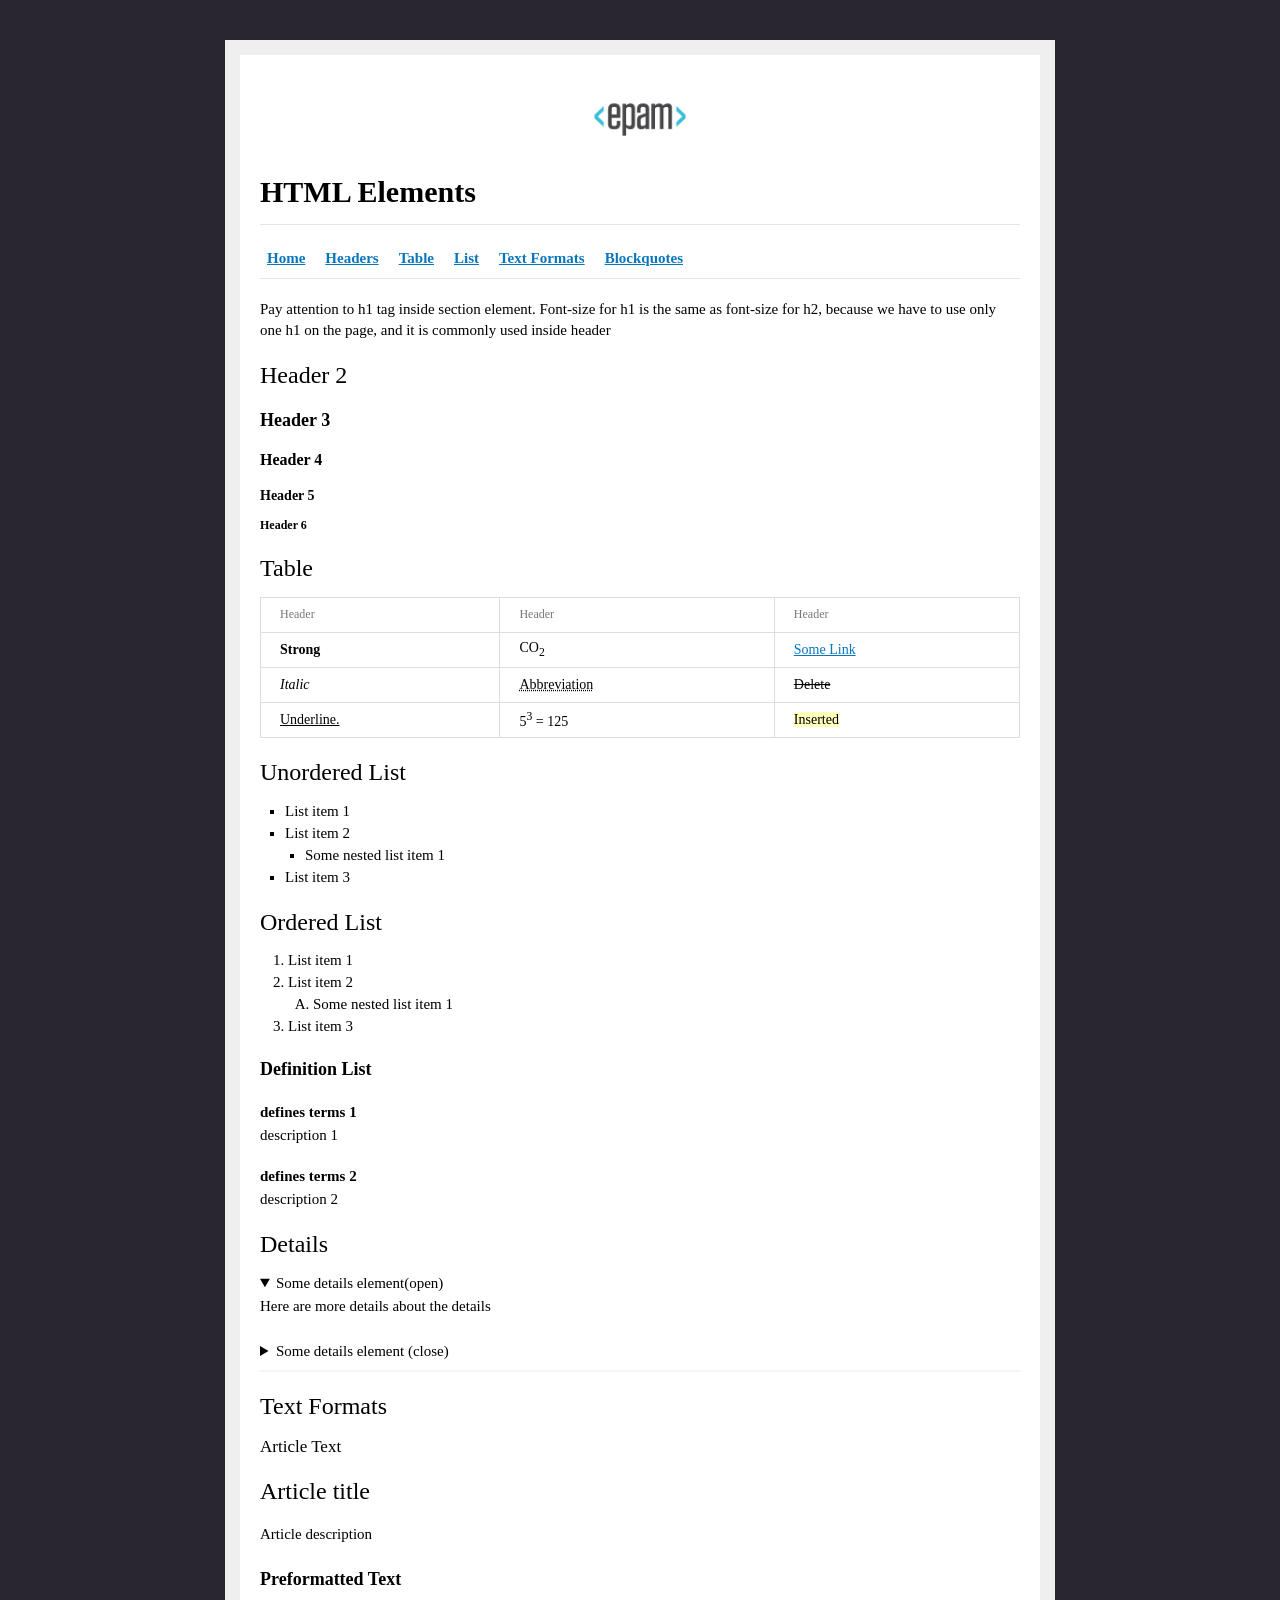
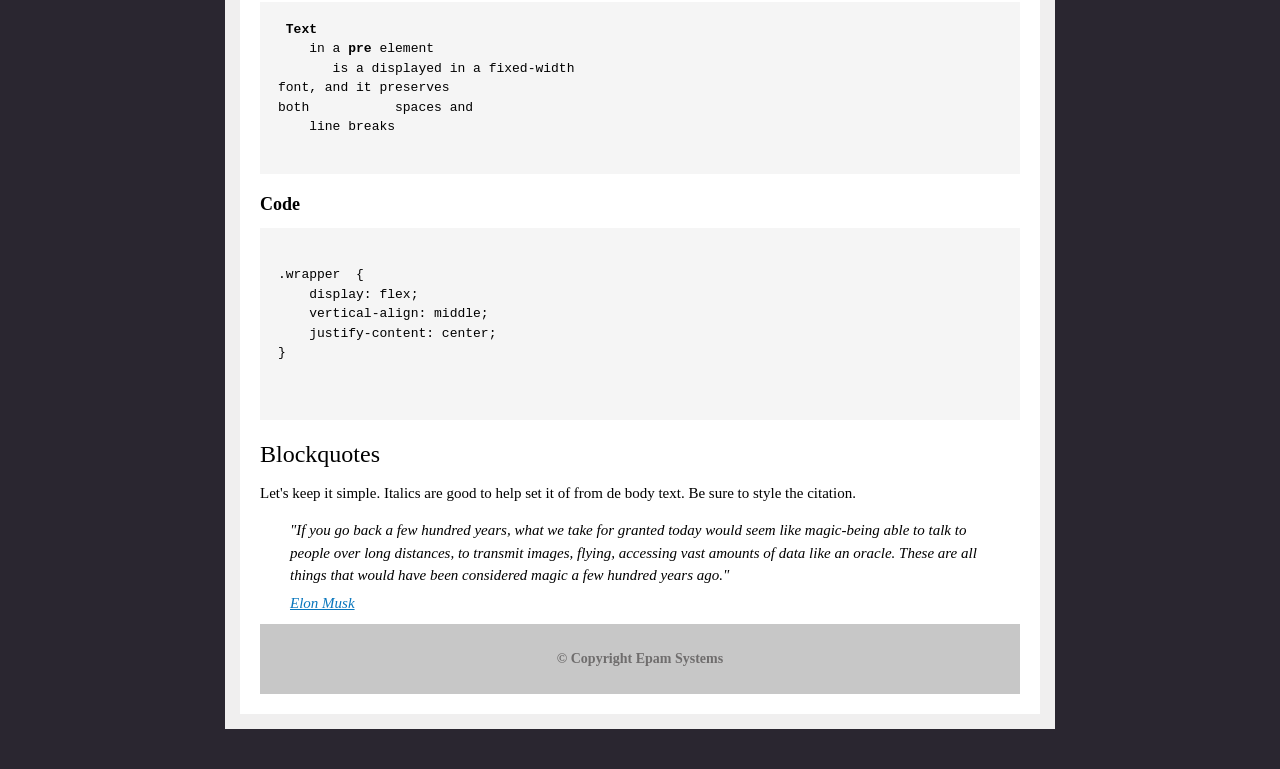
<file: lab1/index.html>
<!doctype html>
<html lang="en">
  <head>
    <meta charset="UTF-8" />
    <meta name="viewport" content="width=device-width, initial-scale=1.0" />

    <title>HTML Elements</title>

    <style>
      * {
        box-sizing: border-box;
      }

      body {
        margin: 40px auto;
        max-width: 900px;
        padding: 0 20px;
        background: #2a2630;
        font-family: Georgia, "Times New Roman", serif;
        font-size: 15px;
        line-height: 1.4;
      }

      div {
        border: 15px solid #f0efef;
        background: #ffffff;
        padding: 20px;
        margin: 15px;
      }

      /* HEADER */
      header {
        width: 100%;
      }

      /* Logo */
      header img {
        display: block;
        width: 140px;
        height: auto;
        margin: 8px auto 18px;
      }

      /* Main title */
      h1 {
        margin: 0 0 14px 0;
        padding-bottom: 14px;
        border-bottom: 1px solid #e5e5e5;
        font-size: 30px;
        line-height: 1.2;
      }

      /* NAVIGATION */
      nav {
        display: flex;
        align-items: center;
        gap: 20px;
        padding: 9px 7px;
        border-bottom: 1px solid #e5e5e5;
      }

      nav a {
        color: #0876bd;
        font-size: 15px;
        font-weight: bold;
        text-decoration: underline;
      }

      /* MAIN */
      main {
        width: 100%;
      }

      /* SECTIONS */
      section {
        margin: 0;
      }

      /* HEADERS */
      h2 {
        margin-top: 20px;
        margin-bottom: 14px;
        font-size: 24px;
        font-weight: normal;
        line-height: 1.2;
      }

      h3 {
        margin-top: 18px;
        margin-bottom: 10px;
        font-size: 18px;
      }

      h4 {
        margin-top: 16px;
        margin-bottom: 8px;
        font-size: 16px;
      }

      h5 {
        margin-top: 14px;
        margin-bottom: 7px;
        font-size: 14px;
      }

      h6 {
        margin-top: 12px;
        margin-bottom: 7px;
        font-size: 12px;
      }

      /* HOME TEXT */
      #home p {
        margin-top: 20px;
        margin-bottom: 18px;
      }

      /* TABLE */
      table {
        width: 100%;
        margin-top: 10px;
        border-collapse: collapse;
        font-size: 14px;
      }

      th,
      td {
        height: 35px;
        padding: 5px 19px;
        border: 1px solid #dddddd;
        text-align: left;
      }

      th {
        color: #777777;
        font-size: 12px;
        font-weight: normal;
      }

      /* Table links */
      td a {
        color: #0876bd;
        text-decoration: underline;
      }

      /* Abbreviation */
      abbr {
        text-decoration: underline dotted;
        cursor: help;
      }

      /* LISTS */
      ul {
        margin-top: 8px;
        margin-bottom: 20px;
        padding-left: 25px;
        list-style-type: square;
      }

      ol {
        margin-top: 8px;
        margin-bottom: 20px;
        padding-left: 28px;
      }

      li {
        margin: 1px 0;
      }

      /* Nested unordered list */
      ul ul {
        margin-top: 0;
        margin-bottom: 0;
        padding-left: 20px;
      }

      /* Nested ordered list */
      ol ol {
        margin-top: 0;
        margin-bottom: 0;
        padding-left: 25px;
      }

      /* DEFINITION LIST */
      dl {
        margin-top: 12px;
      }

      dt {
        margin-top: 20px;
        font-weight: bold;
      }

      dd {
        margin: 2px 0 0 0;
      }

      /* DETAILS */
      details {
        margin-top: 10px;
      }

      summary {
        cursor: pointer;
      }

      details p {
        margin: 2px 0 1px 0;
        padding-bottom: 6px;
      }
      details:last-child {
        border-bottom: 2px solid #f5f5f5;
        padding-bottom: 8px;
      }

      /* TEXT FORMATS */
      article {
        margin-top: 8px;
      }

      article h3 {
        margin-top: 0;
        margin-bottom: 18px;
        font-size: 17px;
        font-weight: normal;
      }

      article h2 {
        margin-top: 0;
        margin-bottom: 18px;
        font-weight: normal;
      }

      article p {
        margin-bottom: 22px;
      }

      /* PRE FORMATTED TEXT */
      pre {
        width: 100%;
        margin: 0;
        padding: 18px;
        background: #f5f5f5;
        font-family: "Courier New", Courier, monospace;
        font-size: 13px;
        line-height: 1.5;
        white-space: pre-wrap;
      }

      /* CODE */
      pre code {
        font-family: "Courier New", Courier, monospace;
        font-size: 13px;
      }

      /* BLOCKQUOTES */
      blockquote {
        margin: 15px 0 10px 0;
        padding: 0 30px;
        font-style: italic;
        line-height: 1.5;
      }

      blockquote p {
        margin: 5px 0 5px 0;
      }

      blockquote cite {
        display: block;
        color: #0876bd;
        text-decoration: underline;
      }

      /* FOOTER */
      footer {
        padding: 25px 0;
        background-color: #c7c7c7;
        text-align: center;
        color: #6f6d6d;
        font-size: 14px;
        font-weight: bold;
      }

      footer p {
        margin: 0;
      }
    </style>
  </head>

  <body>
    <div id="pack">
      <!-- HEADER -->
      <header>
        <img src="./images/logo.jpeg" alt="EPAM logo" />

        <h1>HTML Elements</h1>

        <!-- NAVIGATION -->
        <nav>
          <a href="#home">Home</a>
          <a href="#headers">Headers</a>
          <a href="#table">Table</a>
          <a href="#list">List</a>
          <a href="#text-formats">Text Formats</a>
          <a href="#blockquotes">Blockquotes</a>
        </nav>
      </header>

      <!-- MAIN CONTENT -->
      <main>
        <!-- HOME -->
        <section id="home">
          <p>Pay attention to h1 tag inside section element. Font-size for h1 is the same as font-size for h2, because we have to use only one h1 on the page, and it is commonly used inside header</p>
        </section>

        <section id="headers">
          <h2>Header 2</h2>
          <h3>Header 3</h3>
          <h4>Header 4</h4>
          <h5>Header 5</h5>
          <h6>Header 6</h6>
        </section>

        <section id="table">
          <h2>Table</h2>

          <table>
            <thead>
              <tr>
                <th>Header</th>
                <th>Header</th>
                <th>Header</th>
              </tr>
            </thead>

            <tbody>
              <tr>
                <td><strong>Strong</strong></td>
                <td>CO<sub>2</sub></td>
                <td>
                  <a href="https://www.google.com"> Some Link </a>
                </td>
              </tr>

              <tr>
                <td><em>Italic</em></td>
                <td>
                  <abbr title="HyperText Markup Language">Abbreviation</abbr>
                </td>
                <td><del>Delete</del></td>
              </tr>

              <tr>
                <td><u>Underline.</u></td>
                <td>5<sup>3</sup> = 125</td>
                <td>
                  <ins
                    style="
                      background-color: rgb(255, 255, 187);
                      text-decoration: none;
                    "
                    >Inserted</ins
                  >
                </td>
              </tr>
            </tbody>
          </table>
        </section>

        <!-- LIST -->
        <section id="list">
          <!-- Unordered list -->
          <h2>Unordered List</h2>

          <ul>
            <li>List item 1</li>
            <li>
              List item 2

              <ul>
                <li>Some nested list item 1</li>
              </ul>
            </li>
            <li>List item 3</li>
          </ul>

          <!-- Ordered list -->
          <h2>Ordered List</h2>

          <ol>
            <li>List item 1</li>

            <li>
              List item 2

              <ol type="A">
                <li>Some nested list item 1</li>
              </ol>
            </li>

            <li>List item 3</li>
          </ol>

          <!-- Definition list -->
          <h3>Definition List</h3>

          <dl>
            <dt>defines terms 1</dt>
            <dd>description 1</dd>

            <dt>defines terms 2</dt>
            <dd>description 2</dd>
          </dl>
        </section>

        <!-- DETAILS -->
        <section>
          <h2>Details</h2>

          <details open>
            <summary>Some details element(open)</summary>

            <p>Here are more details about the details</p>
            <p>
              <!--(This content is visible because the details element is open)-->
            </p>
          </details>

          <details>
            <summary>Some details element (close)</summary>

            <p>This content appears after clicking the summary.</p>
          </details>
        </section>

        <!--TEXT FORMATS -->
        <section id="text-formats">
          <h2>Text Formats</h2>

          <article>
            <h3>Article Text</h3>
            <h2>Article title</h2>
            <p>Article description</p>

            <!--<p>
                    <strong>Bold text</strong>,
                    <em>italic text</em>,
                    <u>underlined text</u>,
                    <del>deleted text</del>,
                    <ins>inserted text</ins>.
                </p>-->
          </article>

          <h3>Preformatted Text</h3>

          <pre>
 <strong>Text</strong>
    in a <strong>pre</strong> element
       is a displayed in a fixed-width
font, and it preserves
both           spaces and
    line breaks
            </pre
          >

          <h3>Code</h3>

          <pre>
            <code>
.wrapper  {
    display: flex;
    vertical-align: middle;
    justify-content: center;
}
            </code>
        </pre>
        </section>

        <!-- BLOCKQUOTES -->
        <section id="blockquotes">
          <h2>Blockquotes</h2>
          <p>Let's keep it simple. Italics are good to help set it of from de body text. Be sure to style the citation.</p>

          <blockquote>
            <p>"If you go back a few hundred years, what we take for granted today would seem like magic-being able to talk to people over long distances, to transmit images, flying, accessing vast amounts of data like an oracle. These are all things that would have been considered magic a few hundred years ago."</p>

            <cite>Elon Musk</cite>
          </blockquote>
        </section>
      </main>

      <!-- FOOTER -->
      <footer>
        <p>© Copyright Epam Systems</p>
      </footer>
    </div>
  </body>
</html>
</file>
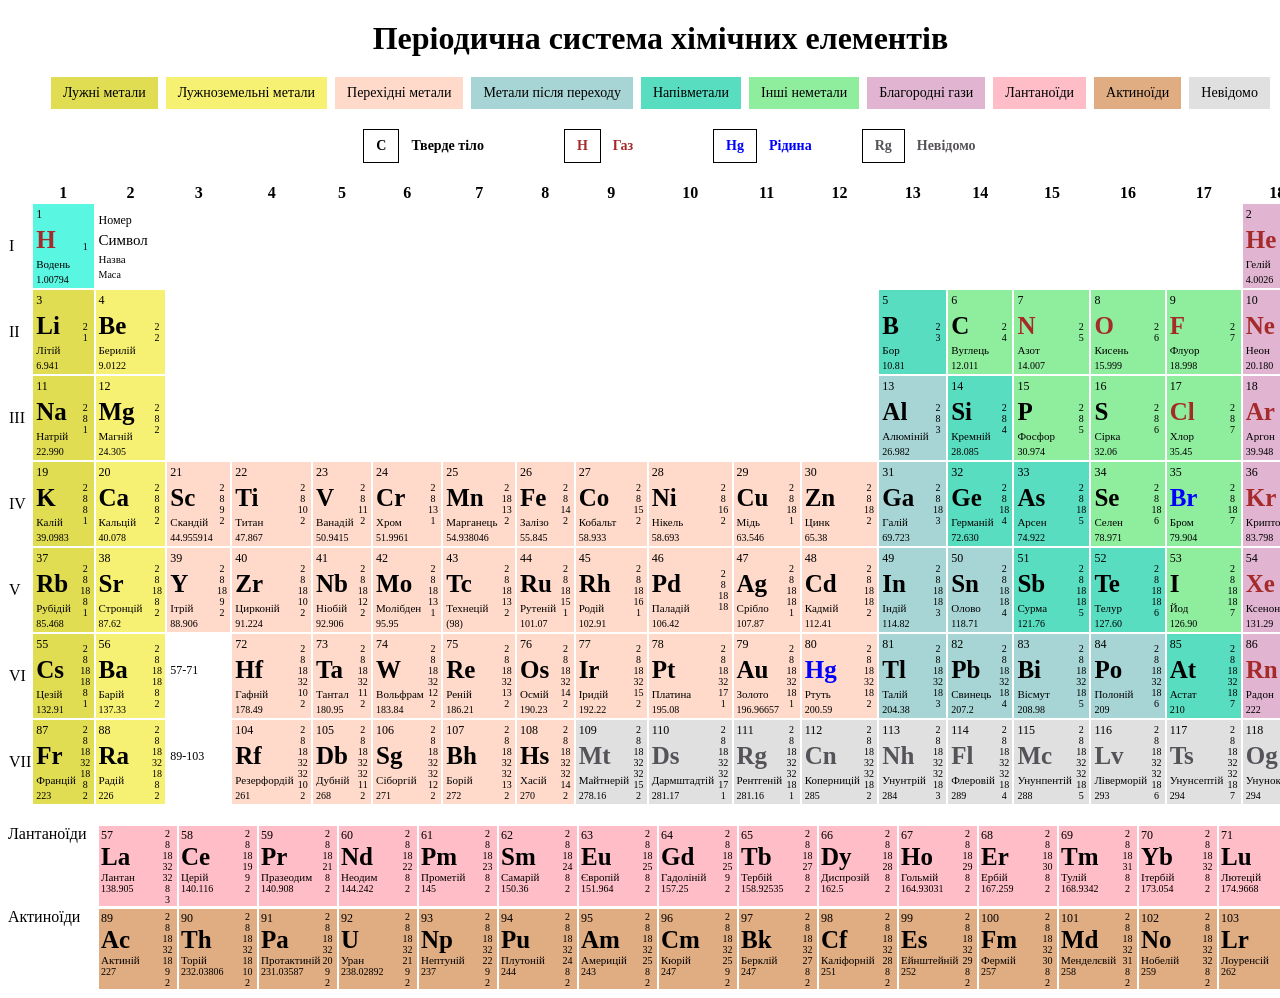
<file: periodic_table/index.html>
<!DOCTYPE html>
<html lang="uk">
<head>
    <meta charset="UTF-8">
    <title>Періодична таблиця</title>
    <link rel="stylesheet" href="./style.css">

</head>

<body>
    <div class="container">
    <h1>
        <a href="http://uk.periodic-table.io/list">Періодична система хімічних елементів</a>
    </h1>
    <div class="legend">
        <span class="col-alkali-metal"> Лужні метали </span>
        <span class="col-alkaline-earth-metal"> Лужноземельні метали </span> 
        <span class="col-transition-metal"> Перехідні метали </span> 
        <span class="col-post-transition-metal"> Метали після переходу </span> 
        <span class="col-metalloid"> Напівметали </span>
        <span class="col-non-metal"> Інші неметали </span> 
        <span class="col-noble-gas"> Благородні гази </span>
        <span class="lanthanide"> Лантаноїди </span> 
        <span class="actinide"> Актиноїди </span>
        <span class="col-unknown"> Невідомо </span>  
    </div> 
    <div class="legend">
        <div class="status"><span class="state"> C </span><span class="state transparent" > Тверде тіло </span></div>
        <div class="status"><span class="state gas"> H </span><span class="state gas transparent" > Газ </span></div>
        <div class="status"><span class="state liquid"> Hg </span><span class="state liquid transparent" > Рідина </span></div>
        <div><span class="state anonym"> Rg </span><span class="state anonym transparent" > Невідомо </span></div> 
    </div>                   

<table class="periodic">
    <thead>
        <tr class="head">
            <th></th>
            <th>1</th>
            <th>2</th>
            <th>3</th> 
            <th>4</th>
            <th>5</th>
            <th>6</th>
            <th>7</th>
            <th>8</th>
            <th>9</th>
            <th>10</th>
            <th>11</th>
            <th>12</th>
            <th>13</th>
            <th>14</th>
            <th>15</th>
            <th>16</th>
            <th>17</th>
            <th>18</th>
        </tr>
    </thead>
    <tbody>

<!-- ПЕРІОД 1 -->
<tr>
    <td class="period">I</td>
    <!-- H -->
    <td>
        <table class="element col-h">
            <tr>
                <td class="number">1</td>
                <td class="electrons" rowspan="4">1</td>
            </tr>
            <tr>
                <td class="symbol gas">H</td>
            </tr>
            <tr>
                <td class="name">Водень</td>
            </tr>
            <tr>
                <td class="mass">1.00794</td>
            </tr>
        </table>
    </td>
    <td>
        <table class="element">
            <tr>
                <td class="number">Hомер</td>
                <td class="electrons" rowspan="4"></td>
            </tr>
            <tr>
                <td class="symbol symbol-small">Символ</td>
            </tr>
            <tr>
                <td class="name">Назва</td>
            </tr>
            <tr>
                <td class="mass">Маса</td>
            </tr>
        </table>
    </td>

    <!-- 16 порожніх клітинок -->
    <td colspan="15" class="empty"></td>

    <!-- He -->
    <td>
        <table class="element col-noble-gas">
            <tr>
                <td class="number">2</td>
                <td class="electrons" rowspan="4">2</td>
            </tr>
            <tr>
                <td class="symbol gas">He</td>
            </tr>
            <tr>
                <td class="name">Гелій</td>
            </tr>
            <tr>
                <td class="mass">4.0026</td>
            </tr>
        </table>
    </td>

</tr>


<!-- ПЕРІОД 2 -->
<tr>
    <td class="period">II</td>
    <!-- Li -->
    <td>
        <table class="element col-alkali-metal">
            <tr>
                <td class="number">3</td>
                <td class="electrons" rowspan="4">2<br>1</td>
            </tr>
            <tr>
                <td class="symbol">Li</td>
            </tr>
            <tr>
                <td class="name">Літій</td>
            </tr>
            <tr>
                <td class="mass">6.941</td>
            </tr>
        </table>
    </td>

    <!-- Be -->
    <td>
        <table class="element col-alkaline-earth-metal">
            <tr>
                <td class="number">4</td>
                <td class="electrons" rowspan="4">2<br>2</td>
            </tr>
            <tr>
                <td class="symbol">Be</td>
            </tr>
            <tr>
                <td class="name">Берилій</td>
            </tr>
            <tr>
                <td class="mass">9.0122</td>
            </tr>
        </table>
    </td>

    <!-- порожні клітинки -->
    <td colspan="10" class="empty"></td>

    <!-- B -->
    <td>
        <table class="element col-metalloid">
            <tr>
                <td class="number">5</td>
                <td class="electrons" rowspan="4">2<br>3</td>
            </tr>
            <tr>
                <td class="symbol">B</td>
            </tr>
            <tr>
                <td class="name">Бор</td>
            </tr>
            <tr>
                <td class="mass">10.81</td>
            </tr>
        </table>
    </td>

    <!-- C -->
    <td>
        <table class="element col-non-metal">
            <tr>
                <td class="number">6</td>
                <td class="electrons" rowspan="4">2<br>4</td>
            </tr>
            <tr>
                <td class="symbol">C</td>
            </tr>
            <tr>
                <td class="name">Вуглець</td>
            </tr>
            <tr>
                <td class="mass">12.011</td>
            </tr>
        </table>
    </td>

    <!-- N -->
    <td>
        <table class="element col-non-metal">
            <tr>
                <td class="number">7</td>
                <td class="electrons" rowspan="4">2<br>5</td>
            </tr>
            <tr>
                <td class="symbol gas">N</td>
            </tr>
            <tr>
                <td class="name">Азот</td>
            </tr>
            <tr>
                <td class="mass">14.007</td>
            </tr>
        </table>
    </td>

    <!-- O -->
    <td>
        <table class="element col-non-metal">
            <tr>
                <td class="number">8</td>
                <td class="electrons" rowspan="4">2<br>6</td>
            </tr>
            <tr>
                <td class="symbol gas">O</td>
            </tr>
            <tr>
                <td class="name">Кисень</td>
            </tr>
            <tr>
                <td class="mass">15.999</td>
            </tr>
        </table>
    </td>

    <!-- F -->
    <td>
        <table class="element col-non-metal">
            <tr>
                <td class="number">9</td>
                <td class="electrons" rowspan="4">2<br>7</td>
            </tr>
            <tr>
                <td class="symbol gas">F</td>
            </tr>
            <tr>
                <td class="name">Флуор</td>
            </tr>
            <tr>
                <td class="mass">18.998</td>
            </tr>
        </table>
    </td>

    <!-- Ne -->
    <td>
        <table class="element col-noble-gas">
            <tr>
                <td class="number">10</td>
                <td class="electrons" rowspan="4">2<br>8</td>
            </tr>
            <tr>
                <td class="symbol gas">Ne</td>
            </tr>
            <tr>
                <td class="name">Неон</td>
            </tr>
            <tr>
                <td class="mass">20.180</td>
            </tr>
        </table>
    </td>

</tr>


<!-- ПЕРІОД 3 -->
<tr>
    <td class="period">III</td>
    <!-- Na -->
    <td>
        <table class="element col-alkali-metal">
            <tr>
                <td class="number">11</td>
                <td class="electrons" rowspan="4">2<br>8<br>1</td>
            </tr>
            <tr>
                <td class="symbol">Na</td>
            </tr>
            <tr>
                <td class="name">Натрій</td>
            </tr>
            <tr>
                <td class="mass">22.990</td>
            </tr>
        </table>
    </td>

    <!-- Mg -->
    <td>
        <table class="element col-alkaline-earth-metal">
            <tr>
                <td class="number">12</td>
                <td class="electrons" rowspan="4">2<br>8<br>2</td>
            </tr>
            <tr>
                <td class="symbol">Mg</td>
            </tr>
            <tr>
                <td class="name">Магній</td>
            </tr>
            <tr>
                <td class="mass">24.305</td>
            </tr>
        </table>
    </td>

    <td colspan="10" class="empty"></td>

    <!-- 13 -->
    <td>
        <table class="element col-post-transition-metal">
            <tr>
                <td class="number">13</td>
                <td class="electrons" rowspan="4">2<br>8<br>3</td>
            </tr>
            <tr>
                <td class="symbol">Al</td>
            </tr>
            <tr>
                <td class="name">Алюміній</td>
            </tr>
            <tr>
                <td class="mass">26.982</td>
            </tr>
        </table>
    </td>

    <!-- Si -->
    <td>
        <table class="element col-metalloid">
            <tr>
                <td class="number">14</td>
                <td class="electrons" rowspan="4">2<br>8<br>4</td>
            </tr>
            <tr>
                <td class="symbol">Si</td>
            </tr>
            <tr>
                <td class="name">Кремній</td>
            </tr>
            <tr>
                <td class="mass">28.085</td>
            </tr>
        </table>
    </td>

    <!-- P -->
    <td>
        <table class="element col-non-metal">
            <tr>
                <td class="number">15</td>
                <td class="electrons" rowspan="4">2<br>8<br>5</td>
            </tr>
            <tr>
                <td class="symbol">P</td>
            </tr>
            <tr>
                <td class="name">Фосфор</td>
            </tr>
            <tr>
                <td class="mass">30.974</td>
            </tr>
        </table>
    </td>

    <!-- S -->
    <td>
        <table class="element col-non-metal">
            <tr>
                <td class="number">16</td>
                <td class="electrons" rowspan="4">2<br>8<br>6</td>
            </tr>
            <tr>
                <td class="symbol">S</td>
            </tr>
            <tr>
                <td class="name">Сірка</td>
            </tr>
            <tr>
                <td class="mass">32.06</td>
            </tr>
        </table>
    </td>

    <!-- Cl -->
    <td>
        <table class="element col-non-metal">
            <tr>
                <td class="number">17</td>
                <td class="electrons" rowspan="4">2<br>8<br>7</td>
            </tr>
            <tr>
                <td class="symbol gas">Cl</td>
            </tr>
            <tr>
                <td class="name">Хлор</td>
            </tr>
            <tr>
                <td class="mass">35.45</td>
            </tr>
        </table>
    </td>

    <!-- Ar -->
    <td>
        <table class="element col-noble-gas">
            <tr>
                <td class="number">18</td>
                <td class="electrons" rowspan="4">2<br>8<br>8</td>
            </tr>
            <tr>
                <td class="symbol gas">Ar</td>
            </tr>
            <tr>
                <td class="name">Аргон</td>
            </tr>
            <tr>
                <td class="mass">39.948</td>
            </tr>
        </table>
    </td>

</tr>
<!-- ПЕРІОД 4 -->
<tr>
    <td class="period">IV</td>
    <!-- K -->
    <td>
        <table class="element col-alkali-metal">
            <tr>
                <td class="number">19</td>
                <td class="electrons" rowspan="4">2<br> 8 <br>8 <br>1</td>
            </tr>
            <tr>
                <td class="symbol">K</td>
            </tr>
            <tr>
                <td class="name">Калій</td>
            </tr>
            <tr>
                <td class="mass">39.0983</td>
            </tr>
        </table>
    </td>
    <!-- Ca -->
    <td>
        <table class="element col-alkaline-earth-metal">
            <tr>
                <td class="number">20</td>
                <td class="electrons" rowspan="4">2 <br>8<br> 8 <br>2</td>
            </tr>
            <tr>
                <td class="symbol">Ca</td>
            </tr>
            <tr>
                <td class="name">Кальцій</td>
            </tr>
            <tr>
                <td class="mass">40.078</td>
            </tr>
        </table>
    </td>
    <!-- 21 -->
    <td>
        <table class="element col-transition-metal">
            <tr>
                <td class="number">21</td>
                <td class="electrons" rowspan="4">2<br>8<br>9<br>2</td>
            </tr>
            <tr>
                <td class="symbol">Sc</td>
            </tr>
            <tr>
                <td class="name">Скандій</td>
            </tr>
            <tr>
                <td class="mass">44.955914</td>
            </tr>
        </table>
    </td>
    <!-- 22 -->
    <td>
        <table class="element col-transition-metal">
            <tr>
                <td class="number">22</td>
                <td class="electrons" rowspan="4">2<br> 8 10 2</td>
            </tr>
            <tr>
                <td class="symbol">Ti</td>
            </tr>
            <tr>
                <td class="name">Титан</td>
            </tr>
            <tr>
                <td class="mass">47.867</td>
            </tr>
        </table>
    </td>
    <!-- 23 -->
    <td>
        <table class="element col-transition-metal">
            <tr>
                <td class="number">23</td>
                <td class="electrons" rowspan="4">2<br> 8 11 2</td>
            </tr>
            <tr>
                <td class="symbol">V</td>
            </tr>
            <tr>
                <td class="name">Ванадій</td>
            </tr>
            <tr>
                <td class="mass">50.9415</td>
            </tr>
        </table>
    </td>
    <!-- 24 -->
    <td>
        <table class="element col-transition-metal">
            <tr>
                <td class="number">24</td>
                <td class="electrons" rowspan="4">2 <br>8 13 1</td>
            </tr>
            <tr>
                <td class="symbol">Cr</td>
            </tr>
            <tr>
                <td class="name">Хром</td>
            </tr>
            <tr>
                <td class="mass">51.9961</td>
            </tr>
        </table>
    </td>
    <!-- 25 -->
    <td>
        <table class="element col-transition-metal">
            <tr>
                <td class="number">25</td>
                <td class="electrons" rowspan="4">2 18 13 2</td>
            </tr>
            <tr>
                <td class="symbol">Mn</td>
            </tr>
            <tr>
                <td class="name">Марганець</td>
            </tr>
            <tr>
                <td class="mass">54.938046</td>
            </tr>
        </table>
    </td>
    <!-- 26 -->
    <td>
        <table class="element col-transition-metal">
            <tr>
                <td class="number">26</td>
                <td class="electrons" rowspan="4">2<br> 8 14 2</td>
            </tr>
            <tr>
                <td class="symbol">Fe</td>
            </tr>
            <tr>
                <td class="name">Залізо</td>
            </tr>
            <tr>
                <td class="mass">55.845</td>
            </tr>
        </table>
    </td>
    <!-- 27 -->
    <td>
        <table class="element col-transition-metal">
            <tr>
                <td class="number">27</td>
                <td class="electrons" rowspan="4">2<br> 8 15 2</td>
            </tr>
            <tr>
                <td class="symbol">Co</td>
            </tr>
            <tr>
                <td class="name">Кобальт</td>
            </tr>
            <tr>
                <td class="mass">58.933</td>
            </tr>
        </table>
    </td>
    <!-- 28 -->
    <td>
        <table class="element col-transition-metal">
            <tr>
                <td class="number">28</td>
                <td class="electrons" rowspan="4">2<br> 8 16 2</td>
            </tr>
            <tr>
                <td class="symbol">Ni</td>
            </tr>
            <tr>
                <td class="name">Нікель</td>
            </tr>
            <tr>
                <td class="mass">58.693</td>
            </tr>
        </table>
    </td>
    <!-- 29 -->
    <td>
        <table class="element col-transition-metal">
            <tr>
                <td class="number">29</td>
                <td class="electrons" rowspan="4">2<br> 8 18 1</td>
            </tr>
            <tr>
                <td class="symbol">Cu</td>
            </tr>
            <tr>
                <td class="name">Мідь</td>
            </tr>
            <tr>
                <td class="mass">63.546</td>
            </tr>
        </table>
    </td>
    <!-- 30 -->
    <td>
        <table class="element col-transition-metal">
            <tr>
                <td class="number">30</td>
                <td class="electrons" rowspan="4">2 <br>8 18 2</td>
            </tr>
            <tr>
                <td class="symbol">Zn</td>
            </tr>
            <tr>
                <td class="name">Цинк</td>
            </tr>
            <tr>
                <td class="mass">65.38</td>
            </tr>
        </table>
    </td>
    <!-- 31 -->
    <td>
        <table class="element col-post-transition-metal">
            <tr>
                <td class="number">31</td>
                <td class="electrons" rowspan="4">2<br> 8 18 3</td>
            </tr>
            <tr>
                <td class="symbol">Ga</td>
            </tr>
            <tr>
                <td class="name">Галій</td>
            </tr>
            <tr>
                <td class="mass">69.723</td>
            </tr>
        </table>
    </td>
    <!-- 32 -->
    <td>
        <table class="element col-metalloid">
            <tr>
                <td class="number">32</td>
                <td class="electrons" rowspan="4">2<br> 8 18 4</td>
            </tr>
            <tr>
                <td class="symbol">Ge</td>
            </tr>
            <tr>
                <td class="name">Германій</td>
            </tr>
            <tr>
                <td class="mass">72.630</td>
            </tr>
        </table>
    </td>
    <!-- 33 -->
    <td>
        <table class="element col-metalloid">
            <tr>
                <td class="number">33</td>
                <td class="electrons" rowspan="4">2 <br>8 18 5</td>
            </tr>
            <tr>
                <td class="symbol">As</td>
            </tr>
            <tr>
                <td class="name">Арсен</td>
            </tr>
            <tr>
                <td class="mass">74.922</td>
            </tr>
        </table>
    </td>
    <!-- 34 -->
    <td>
        <table class="element col-non-metal">
            <tr>
                <td class="number">34</td>
                <td class="electrons" rowspan="4">2 <br>8 18 6</td>
            </tr>
            <tr>
                <td class="symbol">Se</td>
            </tr>
            <tr>
                <td class="name">Селен</td>
            </tr>
            <tr>
                <td class="mass">78.971</td>
            </tr>
        </table>
    </td>
    <!-- 35 -->
    <td>
        <table class="element col-non-metal">
            <tr>
                <td class="number">35</td>
                <td class="electrons" rowspan="4">2<br> 8 18 7</td>
            </tr>
            <tr>
                <td class="symbol liquid">Br</td>
            </tr>
            <tr>
                <td class="name">Бром</td>
            </tr>
            <tr>
                <td class="mass">79.904</td>
            </tr>
        </table>
    </td>
    <!-- 36 -->
    <td>
        <table class="element col-noble-gas">
            <tr>
                <td class="number">36</td>
                <td class="electrons" rowspan="4">2<br> 8 18 8</td>
            </tr>
            <tr>
                <td class="symbol gas">Kr</td>
            </tr>
            <tr>
                <td class="name">Криптон</td>
            </tr>
            <tr>
                <td class="mass">83.798</td>
            </tr>
        </table>
    </td>
    
</tr>
<!-- ПЕРІОД 5 -->
<tr>
    <td class="period">V</td>
    <!-- 37-->
    <td>
        <table class="element col-alkali-metal">
            <tr>
                <td class="number">37</td>
                <td class="electrons" rowspan="4">2<br> 8 18 8 <br>1</td>
            </tr>
            <tr>
                <td class="symbol">Rb</td>
            </tr>
            <tr>
                <td class="name">Рубідій</td>
            </tr>
            <tr>
                <td class="mass">85.468</td>
            </tr>
        </table>
    </td>
    <!-- 38 -->
    <td>
        <table class="element col-alkaline-earth-metal">
            <tr>
                <td class="number">38</td>
                <td class="electrons" rowspan="4">2<br> 8 18 8 <br>2</td>
            </tr>
            <tr>
                <td class="symbol">Sr</td>
            </tr>
            <tr>
                <td class="name">Стронцій</td>
            </tr>
            <tr>
                <td class="mass">87.62</td>
            </tr>
        </table>
    </td>
    <!-- 39 -->
    <td>
        <table class="element col-transition-metal">
            <tr>
                <td class="number">39</td>
                <td class="electrons" rowspan="4">2<br> 8 18 9<br> 2</td>
            </tr>
            <tr>
                <td class="symbol">Y</td>
            </tr>
            <tr>
                <td class="name">Iтрій</td>
            </tr>
            <tr>
                <td class="mass">88.906</td>
            </tr>
        </table>
    </td>
    <!-- 40 -->
    <td>
        <table class="element col-transition-metal">
            <tr>
                <td class="number">40</td>
                <td class="electrons" rowspan="4">2<br> 8 18 10 2</td>
            </tr>
            <tr>
                <td class="symbol">Zr</td>
            </tr>
            <tr>
                <td class="name">Цирконій</td>
            </tr>
            <tr>
                <td class="mass">91.224</td>
            </tr>
        </table>
    </td>
    <!-- 41 -->
    <td>
        <table class="element col-transition-metal">
            <tr>
                <td class="number">41</td>
                <td class="electrons" rowspan="4">2<br> 8 18 12 2</td>
            </tr>
            <tr>
                <td class="symbol">Nb</td>
            </tr>
            <tr>
                <td class="name">Ніобій</td>
            </tr>
            <tr>
                <td class="mass">92.906</td>
            </tr>
        </table>
    </td>
    <!-- 42 -->
    <td>
        <table class="element col-transition-metal">
            <tr>
                <td class="number">42</td>
                <td class="electrons" rowspan="4">2<br> 8 18 13 1</td>
            </tr>
            <tr>
                <td class="symbol">Mo</td>
            </tr>
            <tr>
                <td class="name">Молібден</td>
            </tr>
            <tr>
                <td class="mass">95.95</td>
            </tr>
        </table>
    </td>
    <!-- 43 -->
    <td>
        <table class="element col-transition-metal">
            <tr>
                <td class="number">43</td>
                <td class="electrons" rowspan="4">2 <br>8 18 13 2</td>
            </tr>
            <tr>
                <td class="symbol">Tc</td>
            </tr>
            <tr>
                <td class="name">Технецій</td>
            </tr>
            <tr>
                <td class="mass">(98)</td>
            </tr>
        </table>
    </td>
    <!-- 44 -->
    <td>
        <table class="element col-transition-metal">
            <tr>
                <td class="number">44</td>
                <td class="electrons" rowspan="4">2<br> 8 18 15 1</td>
            </tr>
            <tr>
                <td class="symbol">Ru</td>
            </tr>
            <tr>
                <td class="name">Рутеній</td>
            </tr>
            <tr>
                <td class="mass">101.07</td>
            </tr>
        </table>
    </td>
    <!-- 45 -->
    <td>
        <table class="element col-transition-metal">
            <tr>
                <td class="number">45</td>
                <td class="electrons" rowspan="4">2<br> 8 18 16 1</td>
            </tr>
            <tr>
                <td class="symbol">Rh</td>
            </tr>
            <tr>
                <td class="name">Родій</td>
            </tr>
            <tr>
                <td class="mass">102.91</td>
            </tr>
        </table>
    </td>
    <!-- 46 -->
    <td>
        <table class="element col-transition-metal">
            <tr>
                <td class="number">46</td>
                <td class="electrons" rowspan="4">2<br> 8 18 18</td>
            </tr>
            <tr>
                <td class="symbol">Pd</td>
            </tr>
            <tr>
                <td class="name">Паладій</td>
            </tr>
            <tr>
                <td class="mass">106.42</td>
            </tr>
        </table>
    </td>
    <!-- 47 -->
    <td>
        <table class="element col-transition-metal">
            <tr>
                <td class="number">47</td>
                <td class="electrons" rowspan="4">2<br> 8 18 18 1</td>
            </tr>
            <tr>
                <td class="symbol">Ag</td>
            </tr>
            <tr>
                <td class="name">Срібло</td>
            </tr>
            <tr>
                <td class="mass">107.87</td>
            </tr>
        </table>
    </td>
    <!-- 48 -->
    <td>
        <table class="element col-transition-metal">
            <tr>
                <td class="number">48</td>
                <td class="electrons" rowspan="4">2<br> 8 18 18 2</td>
            </tr>
            <tr>
                <td class="symbol">Cd</td>
            </tr>
            <tr>
                <td class="name">Кадмій</td>
            </tr>
            <tr>
                <td class="mass">112.41</td>
            </tr>
        </table>
    </td>
    <!-- 49 -->
    <td>
        <table class="element col-post-transition-metal">
            <tr>
                <td class="number">49</td>
                <td class="electrons" rowspan="4">2 <br>8 18 18 3</td>
            </tr>
            <tr>
                <td class="symbol">In</td>
            </tr>
            <tr>
                <td class="name">Iндій</td>

            </tr>
            <tr>
                <td class="mass">114.82</td>
            </tr>
        </table>
    </td>
    <!-- 50 -->
    <td>
        <table class="element col-post-transition-metal">
            <tr>
                <td class="number">50</td>
                <td class="electrons" rowspan="4">2<br> 8 18 18 4</td>
            </tr>
            <tr>
                <td class="symbol">Sn</td>
            </tr>
            <tr>
                <td class="name">Олово</td>
            </tr>
            <tr>
                <td class="mass">118.71</td>
            </tr>
        </table>
    </td>
    <!-- 51 -->
    <td>
        <table class="element col-metalloid">
            <tr>
                <td class="number">51</td>
                <td class="electrons" rowspan="4">2 <br>8 18 18 5</td>
            </tr>
            <tr>
                <td class="symbol">Sb</td>
            </tr>
            <tr>
                <td class="name">Сурма</td>
            </tr>
            <tr>
                <td class="mass">121.76</td>
            </tr>
        </table>
    </td>
    <!-- 52 -->
    <td>
        <table class="element col-metalloid">
            <tr>
                <td class="number">52</td>
                <td class="electrons" rowspan="4">2<br> 8 18 18 6</td>
            </tr>
            <tr>
                <td class="symbol">Te</td>
            </tr>
            <tr>
                <td class="name">Телур</td>
            </tr>
            <tr>
                <td class="mass">127.60</td>
            </tr>
        </table>
    </td>
    <!-- 53 -->
    <td>
        <table class="element col-non-metal">
            <tr>
                <td class="number">53</td>
                <td class="electrons" rowspan="4">2<br> 8 18 18 7</td>
            </tr>
            <tr>
                <td class="symbol">I</td>
            </tr>
            <tr>
                <td class="name">Йод</td>
            </tr>
            <tr>
                <td class="mass">126.90</td>
            </tr>
        </table>
    </td>
    <!-- 54 -->
    <td>
        <table class="element col-noble-gas">
            <tr>
                <td class="number">54</td>
                <td class="electrons" rowspan="4">2<br> 8 18 18 8</td>
            </tr>
            <tr>
                <td class="symbol gas">Xe</td>
            </tr>
            <tr>
                <td class="name">Ксенон</td>
            </tr>
            <tr>
                <td class="mass">131.29</td>
            </tr>
        </table>
    </td>
    

</tr>
<!-- ПЕРІОД 6 -->
<tr>
    <td class="period">VI</td>
    <!-- 55 -->
    <td>
        <table class="element col-alkali-metal">
            <tr>
                <td class="number">55</td>
                <td class="electrons" rowspan="4">2<br> 8 18 18 8 <br>1</td>
            </tr>
            <tr>
                <td class="symbol">Cs</td>
            </tr>
            <tr>
                <td class="name">Цезій</td>
            </tr>
            <tr>
                <td class="mass">132.91</td>
            </tr>
        </table>
    </td>
    <!-- 56 -->
    <td>
        <table class="element col-alkaline-earth-metal">
            <tr>
                <td class="number">56</td>
                <td class="electrons" rowspan="4">2<br> 8 18 18 8 <br> 2</td>
            </tr>
            <tr>
                <td class="symbol">Ba</td>
            </tr>
            <tr>
                <td class="name">Барій</td>
            </tr>
            <tr>
                <td class="mass">137.33</td>
            </tr>
        </table>
    </td>
    <!-- 57-71 -->
    <td >
        <table class="element">
            <tr>
                <td class="number">57-71</td>
                <td class="electrons" rowspan="4"></td>
            </tr>
            <tr>
                <td class="symbol"></td>
            </tr>
            <tr>
                <td class="name"></td>
            </tr>
            <tr>
                <td class="mass"></td>
            </tr>
        </table>
    </td>
    <!-- 72 -->
    <td>
        <table class="element col-transition-metal">
            <tr>
                <td class="number">72</td>
                <td class="electrons" rowspan="4">2<br> 8 18 32 10 2</td>
            </tr>
            <tr>
                <td class="symbol">Hf</td>
            </tr>
            <tr>
                <td class="name">Гафній</td>
            </tr>
            <tr>
                <td class="mass">178.49</td>
            </tr>
        </table>
    </td>
    <!-- 73 -->
    <td>
        <table class="element col-transition-metal">
            <tr>
                <td class="number">73</td>
                <td class="electrons" rowspan="4">2<br> 8 18 32 11 2</td>
            </tr>
            <tr>
                <td class="symbol">Ta</td>
            </tr>
            <tr>
                <td class="name">Тантал</td>
            </tr>
            <tr>
                <td class="mass">180.95</td>
            </tr>
        </table>
    </td>
    <!-- 74 -->
    <td>
        <table class="element col-transition-metal">
            <tr>
                <td class="number">74</td>
                <td class="electrons" rowspan="4">2<br> 8 18 32 12 2</td>
            </tr>
            <tr>
                <td class="symbol">W</td>
            </tr>
            <tr>
                <td class="name">Вольфрам</td>
            </tr>
            <tr>
                <td class="mass">183.84</td>
            </tr>
        </table>
    </td>
    <!-- 75 -->
    <td>
        <table class="element col-transition-metal">
            <tr>
                <td class="number">75</td>
                <td class="electrons" rowspan="4">2<br> 8 18 32 13 2</td>
            </tr>
            <tr>
                <td class="symbol">Re</td>
            </tr>
            <tr>
                <td class="name">Реній</td>
            </tr>
            <tr>
                <td class="mass">186.21</td>
            </tr>
        </table>
    </td>
    <!-- 76 -->
    <td>
        <table class="element col-transition-metal">
            <tr>
                <td class="number">76</td>
                <td class="electrons" rowspan="4">2 <br>8 18 32 14 2</td>
            </tr>
            <tr>
                <td class="symbol">Os</td>
            </tr>
            <tr>
                <td class="name">Осмій</td>
            </tr>
            <tr>
                <td class="mass">190.23</td>
            </tr>
        </table>
    </td>
    <!-- 77 -->
    <td>
        <table class="element col-transition-metal">
            <tr>
                <td class="number">77</td>
                <td class="electrons" rowspan="4">2 <br>8 18 32 15 2</td>
            </tr>
            <tr>
                <td class="symbol">Ir</td>
            </tr>
            <tr>
                <td class="name">Iридій</td>
            </tr>
            <tr>
                <td class="mass">192.22</td>
            </tr>
        </table>
    </td>
    <!-- 78 -->
    <td>
        <table class="element col-transition-metal">
            <tr>
                <td class="number">78</td>
                <td class="electrons" rowspan="4">2<br> 8 18 32 17 1</td>
            </tr>
            <tr>
                <td class="symbol">Pt</td>
            </tr>
            <tr>
                <td class="name">Платина</td>
            </tr>
            <tr>
                <td class="mass">195.08</td>
            </tr>
        </table>
    </td>
    <!-- 79 -->
    <td>
        <table class="element col-transition-metal">
            <tr>
                <td class="number">79</td>
                <td class="electrons" rowspan="4">2<br> 8 18 32 18 1</td>
            </tr>
            <tr>
                <td class="symbol">Au</td>
            </tr>
            <tr>
                <td class="name">Золото</td>
            </tr>
            <tr>
                <td class="mass">196.96657</td>
            </tr>
        </table>
    </td>
    <!-- 80 -->
    <td>
        <table class="element col-transition-metal">
            <tr>
                <td class="number">80</td>
                <td class="electrons" rowspan="4">2<br> 8 18 32 18 2</td>
            </tr>
            <tr>
                <td class="symbol liquid">Hg</td>
            </tr>
            <tr>
                <td class="name">Ртуть</td>
            </tr>
            <tr>
                <td class="mass">200.59</td>
            </tr>
        </table>
    </td>
    <!-- 81 -->
    <td>
        <table class="element col-post-transition-metal">
            <tr>
                <td class="number">81</td>
                <td class="electrons" rowspan="4">2<br> 8 18 32 18 3</td>
            </tr>
            <tr>
                <td class="symbol">Tl</td>
            </tr>
            <tr>
                <td class="name">Taлій</td>
            </tr>
            <tr>
                <td class="mass">204.38</td>
            </tr>
        </table>
    </td>
    <!-- 82 -->
    <td>
        <table class="element col-post-transition-metal">
            <tr>
                <td class="number">82</td>
                <td class="electrons" rowspan="4">2<br> 8 18 32 18 4</td>
            </tr>
            <tr>
                <td class="symbol">Pb</td>
            </tr>
            <tr>
                <td class="name">Свинець</td>
            </tr>
            <tr>
                <td class="mass">207.2</td>
            </tr>
        </table>
    </td>
    <!-- 83 -->
    <td>
        <table class="element col-post-transition-metal">
            <tr>
                <td class="number">83</td>
                <td class="electrons" rowspan="4">2<br> 8 18 32 18 5</td>
            </tr>
            <tr>
                <td class="symbol">Bi</td>
            </tr>
            <tr>
                <td class="name">Вісмут</td>
            </tr>
            <tr>
                <td class="mass">208.98</td>
            </tr>
        </table>
    </td>
    <!-- 84 -->
    <td>
        <table class="element col-post-transition-metal">
            <tr>
                <td class="number">84</td>
                <td class="electrons" rowspan="4">2 <br>8 18 32 18 6</td>
            </tr>
            <tr>
                <td class="symbol">Po</td>
            </tr>
            <tr>
                <td class="name">Полоній</td>
            </tr>
            <tr>
                <td class="mass">209</td>
            </tr>
        </table>
    </td>
    <!-- 85 -->
    <td>
        <table class="element col-metalloid">
            <tr>
                <td class="number">85</td>
                <td class="electrons" rowspan="4">2<br> 8 18 32 18 7</td>
            </tr>
            <tr>
                <td class="symbol">At</td>
            </tr>
            <tr>
                <td class="name">Астат</td>
            </tr>
            <tr>
                <td class="mass">210</td>
            </tr>
        </table>
    </td>
    <!-- 86 -->
    <td>
        <table class="element col-noble-gas">
            <tr>
                <td class="number">86</td>
                <td class="electrons" rowspan="4">2<br> 8 18 32 18 8</td>
            </tr>
            <tr>
                <td class="symbol gas">Rn</td>
            </tr>
            <tr>
                <td class="name">Радон</td>
            </tr>
            <tr>
                <td class="mass">222</td>
            </tr>
        </table>
    </td>
    

</tr>
<!-- ПЕРІОД 7 -->
<tr>
    <td class="period">VII</td>
    <!--87  -->
    <td>
        <table class="element col-alkali-metal">
            <tr>
                <td class="number">87</td>
                <td class="electrons" rowspan="4">2<br> 8 18 32 18 8<br> 2</td>
            </tr>
            <tr>
                <td class="symbol">Fr</td>
            </tr>
            <tr>
                <td class="name">Францій</td>
            </tr>
            <tr>
                <td class="mass">223</td>
            </tr>
        </table>
    </td>
    <!-- 88 -->
    <td>
        <table class="element col-alkaline-earth-metal">
            <tr>
                <td class="number">88</td>
                <td class="electrons" rowspan="4">2 <br>8 18 32 18 8 <br> 2</td>
            </tr>
            <tr>
                <td class="symbol">Ra</td>
            </tr>
            <tr>
                <td class="name">Радій</td>
            </tr>
            <tr>
                <td class="mass">226</td>
            </tr>
        </table>
    </td>
    <!-- 89 -->
    <td>
        <table class="element">
            <tr>
                <td class="number">89-103</td>
            </tr>
            <tr>
                <td class="symbol"></td>
            </tr>
            <tr>
                <td class="name"></td>
            </tr>
            <tr>
                <td class="mass"></td>
            </tr>
        </table>
    </td>
    <!-- 104 -->
    <td>
        <table class="element col-transition-metal">
            <tr>
                <td class="number">104</td>
                <td class="electrons" rowspan="4">2 <br>8 18 32 32 10 2</td>
            </tr>
            <tr>
                <td class="symbol">Rf</td>
            </tr>
            <tr>
                <td class="name">Резерфордій</td>
            </tr>
            <tr>
                <td class="mass">261</td>
            </tr>
        </table>
    </td>
    <!--105  -->
    <td>
        <table class="element col-transition-metal">
            <tr>
                <td class="number">105</td>
                <td class="electrons" rowspan="4">2 <br>8 18 32 32 11 2</td>
            </tr>
            <tr>
                <td class="symbol">Db</td>
            </tr>
            <tr>
                <td class="name">Дубній</td>
            </tr>
            <tr>
                <td class="mass">268</td>
            </tr>
        </table>
    </td>
    <!--  106-->
    <td>
        <table class="element col-transition-metal">
            <tr>
                <td class="number">106</td>
                <td class="electrons" rowspan="4">2 <br>8 18 32 32 12 2</td>
            </tr>
            <tr>
                <td class="symbol">Sg</td>
            </tr>
            <tr>
                <td class="name">Сіборгій</td>
            </tr>
            <tr>
                <td class="mass">271</td>
            </tr>
        </table>
    </td>
    <!--107  -->
    <td>
        <table class="element col-transition-metal">
            <tr>
                <td class="number">107</td>
                <td class="electrons" rowspan="4">2<br> 8 18 32 32 13 2</td>
            </tr>
            <tr>
                <td class="symbol">Bh</td>
            </tr>
            <tr>
                <td class="name">Борій</td>
            </tr>
            <tr>
                <td class="mass">272</td>
            </tr>
        </table>
    </td>
    <!--108  -->
    <td>
        <table class="element col-transition-metal">
            <tr>
                <td class="number">108</td>
                <td class="electrons" rowspan="4">2<br> 8 18 32 32 14 2</td>
            </tr>
            <tr>
                <td class="symbol">Hs</td>
            </tr>
            <tr>
                <td class="name">Хасій</td>
            </tr>
            <tr>
                <td class="mass">270</td>
            </tr>
        </table>
    </td>
    <!-- 109 -->
    <td>
        <table class="element col-unknown">
            <tr>
                <td class="number">109</td>
                <td class="electrons" rowspan="4">2<br> 8 18 32 32 15 2</td>
            </tr>
            <tr>
                <td class="symbol anonym">Mt</td>
            </tr>
            <tr>
                <td class="name">Майтнерій</td>
            </tr>
            <tr>
                <td class="mass">278.16</td>
            </tr>
        </table>
    </td>
    <!-- 110 -->
    <td>
        <table class="element col-unknown">
            <tr>
                <td class="number">110</td>
                <td class="electrons" rowspan="4">2 <br>8 18 32 32 17 1</td>
            </tr>
            <tr>
                <td class="symbol anonym">Ds</td>
            </tr>
            <tr>
                <td class="name">Дармштадтій</td>
            </tr>
            <tr>
                <td class="mass">281.17</td>
            </tr>
        </table>
    </td>
    <!-- 111 -->
    <td>
        <table class="element col-unknown">
            <tr>
                <td class="number">111</td>
                <td class="electrons" rowspan="4">2<br> 8 18 32 32 18 1</td>
            </tr>
            <tr>
                <td class="symbol anonym">Rg</td>
            </tr>
            <tr>
                <td class="name">Рентгеній</td>
            </tr>
            <tr>
                <td class="mass">281.16</td>
            </tr>
        </table>
    </td>
    <!-- 112 -->
    <td>
        <table class="element col-unknown">
            <tr>
                <td class="number">112</td>
                <td class="electrons" rowspan="4">2<br> 8 18 32 32 18 2</td>
            </tr>
            <tr>
                <td class="symbol anonym">Cn</td>
            </tr>
            <tr>
                <td class="name">Коперницій</td>
            </tr>
            <tr>
                <td class="mass">285</td>
            </tr>
        </table>
    </td>
    <!-- 113 -->
    <td>
        <table class="element col-unknown">
            <tr>
                <td class="number">113</td>
                <td class="electrons" rowspan="4">2<br> 8 18 32 32 18 3</td>
            </tr>
            <tr>
                <td class="symbol anonym">Nh</td>
            </tr>
            <tr>
                <td class="name">Унунтрій</td>
            </tr>
            <tr>
                <td class="mass">284</td>
            </tr>
        </table>
    </td>
    <!-- 114 -->
    <td>
        <table class="element col-unknown">
            <tr>
                <td class="number">114</td>
                <td class="electrons" rowspan="4">2<br> 8 18 32 32 18 4</td>
            </tr>
            <tr>
                <td class="symbol anonym">Fl</td>
            </tr>
            <tr>
                <td class="name">Флеровій</td>
            </tr>
            <tr>
                <td class="mass">289</td>
            </tr>
        </table>
    </td>
    <!-- 115 -->
    <td>
        <table class="element col-unknown">
            <tr>
                <td class="number">115</td>
                <td class="electrons" rowspan="4">2 <br>8 18 32 32 18 5</td>
            </tr>
            <tr>
                <td class="symbol anonym">Mc</td>
            </tr>
            <tr>
                <td class="name">Унунпентій</td>
            </tr>
            <tr>
                <td class="mass">288</td>
            </tr>
        </table>
    </td>
    <!--  116-->
    <td>
        <table class="element col-unknown">
            <tr>
                <td class="number">116</td>
                <td class="electrons" rowspan="4">2<br> 8 18 32 32 18 6</td>
            </tr>
            <tr>
                <td class="symbol anonym">Lv</td>
            </tr>
            <tr>
                <td class="name">Ліверморій</td>
            </tr>
            <tr>
                <td class="mass">293</td>
            </tr>
        </table>
    </td>
    <!-- 117 -->
    <td>
        <table class="element col-unknown">
            <tr>
                <td class="number">117</td>
                <td class="electrons" rowspan="4">2 <br>8 18 32 32 18 7</td>
            </tr>
            <tr>
                <td class="symbol anonym">Ts</td>
            </tr>
            <tr>
                <td class="name">Унунсептій</td>
            </tr>
            <tr>
                <td class="mass">294</td>
            </tr>
        </table>
    </td>
    <!-- 118 -->
    <td>
        <table class="element col-unknown">
            <tr>
                <td class="number">118</td>
                <td class="electrons" rowspan="4">2<br> 8 18 32 32 18 8</td>
            </tr>
            <tr>
                <td class="symbol anonym">Og</td>
            </tr>
            <tr>
                <td class="name">Унуноктій</td>
            </tr>
            <tr>
                <td class="mass">294</td>
            </tr>
        </table>
    </td>    

</tr>
</table>
   
    </tbody>
    <!-- ЛАНТАНОЇДИ -->
<d class="additional-elements">

    <div class="element-row">
        <div class="series-name">Лантаноїди</div>

        <div class="element lanthanide">
            <div class="number">57</div>
            <div class="symbol">La</div>
            <div class="name">Лантан</div>
            <div class="mass">138.905</div>
            <div class="electrons">
                2<br>
                8<br>
                18<br>
                32<br>
                32<br>
                8<br>
                3
            </div>
        </div>

        <div class="element lanthanide">
            <div class="number">58</div>
            <div class="symbol">Ce</div>
            <div class="name">Церій</div>
            <div class="mass">140.116</div>
            <div class="electrons">
                2 <br>
                8 <br>
                18 <br>
                19 <br>
                9 <br>
                2
            </div>
        </div>

        <div class="element lanthanide">
            <div class="number">59</div>
            <div class="symbol">Pr</div>
            <div class="name">Празеодим</div>
            <div class="mass">140.908</div>
            <div class="electrons">
                2<br>
                8<br>
                18<br>
                21<br>
                8<br>
                2
            </div>
        </div>

        <div class="element lanthanide">
            <div class="number">60</div>
            <div class="symbol">Nd</div>
            <div class="name">Неодим</div>
            <div class="mass">144.242</div>
            <div class="electrons">
                2<br>
                8<br>
                18<br>
                22<br>
                8<br>
                2
            </div>
        </div>
        <div class="element lanthanide">
            <div class="number">61</div>
            <div class="symbol">Pm</div>
            <div class="name">Прометій</div>
            <div class="mass">145</div>
            <div class="electrons">
                2<br>
                8<br>
                18<br>
                23<br>
                8<br>
                2
            </div>
        </div>
        <div class="element lanthanide">
            <div class="number">62</div>
            <div class="symbol">Sm</div>
            <div class="name">Самарій</div>
            <div class="mass">150.36</div>
            <div class="electrons">
                2<br>
                8<br>
                18<br>
                24<br>
                8<br>
                2
            </div>
        </div>
        <div class="element lanthanide">
            <div class="number">63</div>
            <div class="symbol">Eu</div>
            <div class="name">Європій</div>
            <div class="mass">151.964</div>
            <div class="electrons">
                2<br>
                8<br>
                18<br>
                25<br>
                8<br>
                2
            </div>
        </div>
        <div class="element lanthanide">
            <div class="number">64</div>
            <div class="symbol">Gd</div>
            <div class="name">Гадоліній</div>
            <div class="mass">157.25</div>
            <div class="electrons">
                2<br>
                8<br>
                18<br>
                25<br>
                9<br>
                2
            </div>
        </div>
        <div class="element lanthanide">
            <div class="number">65</div>
            <div class="symbol">Tb</div>
            <div class="name">Тербій</div>
            <div class="mass">158.92535</div>
            <div class="electrons">
                2<br>
                8<br>
                18<br>
                27<br>
                8<br>
                2
            </div>
        </div>
        <div class="element lanthanide">
            <div class="number">66</div>
            <div class="symbol">Dy</div>
            <div class="name">Диспрозій</div>
            <div class="mass">162.5</div>
            <div class="electrons">
                2<br>
                8<br>
                18<br>
                28<br>
                8<br>
                2
            </div>
        </div>
        <div class="element lanthanide">
            <div class="number">67</div>
            <div class="symbol">Ho</div>
            <div class="name">Гольмій</div>
            <div class="mass">164.93031</div>
            <div class="electrons">
                2<br>
                8<br>
                18<br>
                29<br>
                8<br>
                2
            </div>
        </div>
        <div class="element lanthanide">
            <div class="number">68</div>
            <div class="symbol">Er</div>
            <div class="name">Ербій</div>
            <div class="mass">167.259</div>
            <div class="electrons">
                2<br>
                8<br>
                18<br>
                30<br>
                8<br>
                2
            </div>
        </div>
        <div class="element lanthanide">
            <div class="number">69</div>
            <div class="symbol">Tm</div>
            <div class="name">Тулій</div>
            <div class="mass">168.9342</div>
            <div class="electrons">
                2<br>
                8<br>
                18<br>
                31<br>
                8<br>
                2
            </div>
        </div>
        <div class="element lanthanide">
            <div class="number">70</div>
            <div class="symbol">Yb</div>
            <div class="name">Ітербій</div>
            <div class="mass">173.054</div>
            <div class="electrons">
                2<br>
                8<br>
                18<br>
                32<br>
                8<br>
                2
            </div>
        </div>
        <div class="element lanthanide">
            <div class="number">71</div>
            <div class="symbol">Lu</div>
            <div class="name">Лютецій</div>
            <div class="mass">174.9668</div>
            <div class="electrons">
                2<br>
                8<br>
                18<br>
                32<br>
                9<br>
                2
            </div>
        </div>

    </div>


    <!-- АКТИНОЇДИ -->
    <div class="element-row">
        <div class="series-name">Актиноїди</div>

        <div class="element actinide">
            <div class="number">89</div>
            <div class="symbol">Ac</div>
            <div class="name">Актиній</div>
            <div class="mass">227</div>
            <div class="electrons">
                2<br>
                8<br>
                18<br>
                32<br>
                18<br>
                9<br>
                2
            </div>
        </div>
        <div class="element actinide">
            <div class="number">90</div>
            <div class="symbol">Th</div>
            <div class="name">Торій</div>
            <div class="mass">232.03806</div>
            <div class="electrons">
                2<br>
                8<br>
                18<br>
                32<br>
                18<br>
                10<br>
                2
            </div>
        </div>

        <div class="element actinide">
            <div class="number">91</div>
            <div class="symbol">Pa</div>
            <div class="name">Протактиній</div>
            <div class="mass">231.03587</div>
            <div class="electrons">
                2<br>
                8<br>
                18<br>
                32<br>
                20<br>
                9<br>
                2
            </div>
        </div>

        <div class="element actinide">
            <div class="number">92</div>
            <div class="symbol">U</div>
            <div class="name">Уран</div>
            <div class="mass">238.02892</div>
            <div class="electrons">
                2<br>
                8<br>
                18<br>
                32<br>
                21<br>
                9<br>
                2
            </div>
        </div>
        <div class="element actinide">
            <div class="number">93</div>
            <div class="symbol">Np</div>
            <div class="name">Нептуній</div>
            <div class="mass">237</div>
            <div class="electrons">
                2<br>
                8<br>
                18<br>
                32<br>
                22<br>
                9<br>
                2
            </div>
        </div>

        <div class="element actinide">
            <div class="number">94</div>
            <div class="symbol">Pu</div>
            <div class="name">Плутоній</div>
            <div class="mass">244</div>
            <div class="electrons">
                2<br>
                8<br>
                18<br>
                32<br>
                24<br>
                8<br>
                2
            </div>
        </div>

        <div class="element actinide">
            <div class="number">95</div>
            <div class="symbol">Am</div>
            <div class="name">Америцій</div>
            <div class="mass">243</div>
            <div class="electrons">
                2<br>
                8<br>
                18<br>
                32<br>
                25<br>
                8<br>
                2
            </div>
            
        </div>
        <div class="element actinide">
            <div class="number">96</div>
            <div class="symbol">Cm</div>
            <div class="name">Кюрій</div>
            <div class="mass">247</div>
            <div class="electrons">
                2<br>
                8<br>
                18<br>
                32<br>
                25<br>
                9<br>
                2
            </div>
        </div>

        <div class="element actinide">
            <div class="number">97</div>
            <div class="symbol">Bk</div>
            <div class="name">Берклій</div>
            <div class="mass">247</div>
            <div class="electrons">
                2<br>
                8<br>
                18<br>
                32<br>
                27<br>
                8<br>
                2
            </div>
        </div>

        <div class="element actinide">
            <div class="number">98</div>
            <div class="symbol">Cf</div>
            <div class="name">Каліфорній</div>
            <div class="mass">251</div>
            <div class="electrons">
                2<br>
                8<br>
                18<br>
                32<br>
                28<br>
                8<br>
                2
            </div>
        </div>

        <div class="element actinide">
            <div class="number">99</div>
            <div class="symbol">Es</div>
            <div class="name">Ейнштейній</div>
            <div class="mass">252</div>
            <div class="electrons">
                2<br>
                8<br>
                18<br>
                32<br>
                29<br>
                8<br>
                2
            </div>
        </div>

        <div class="element actinide">
            <div class="number">100</div>
            <div class="symbol">Fm</div>
            <div class="name">Фермій</div>
            <div class="mass">257</div>
            <div class="electrons">
                2<br>
                8<br>
                18<br>
                32<br>
                30<br>
                8<br>
                2
            </div>
        </div>

        <div class="element actinide">
            <div class="number">101</div>
            <div class="symbol">Md</div>
            <div class="name">Менделєвій</div>
            <div class="mass">258</div>
            <div class="electrons">
                2<br>
                8<br>
                18<br>
                32<br>
                31<br>
                8<br>
                2
            </div>
        </div>

        <div class="element actinide">
            <div class="number">102</div>
            <div class="symbol">No</div>
            <div class="name">Нобелій</div>
            <div class="mass">259</div>
            <div class="electrons">
                2<br>
                8<br>
                18<br>
                32<br>
                32<br>
                8<br>
                2
            </div>
        </div>

        <div class="element actinide">
            <div class="number">103</div>
            <div class="symbol">Lr</div>
            <div class="name">Лоуренсій</div>
            <div class="mass">262</div>
            <div class="electrons">
                2<br>
                8<br>
                18<br>
                32<br>
                32<br>
                8<br>
                3
            </div>
        </div>
    </div>

</div>
</div>    
</body>
</html>
</file>
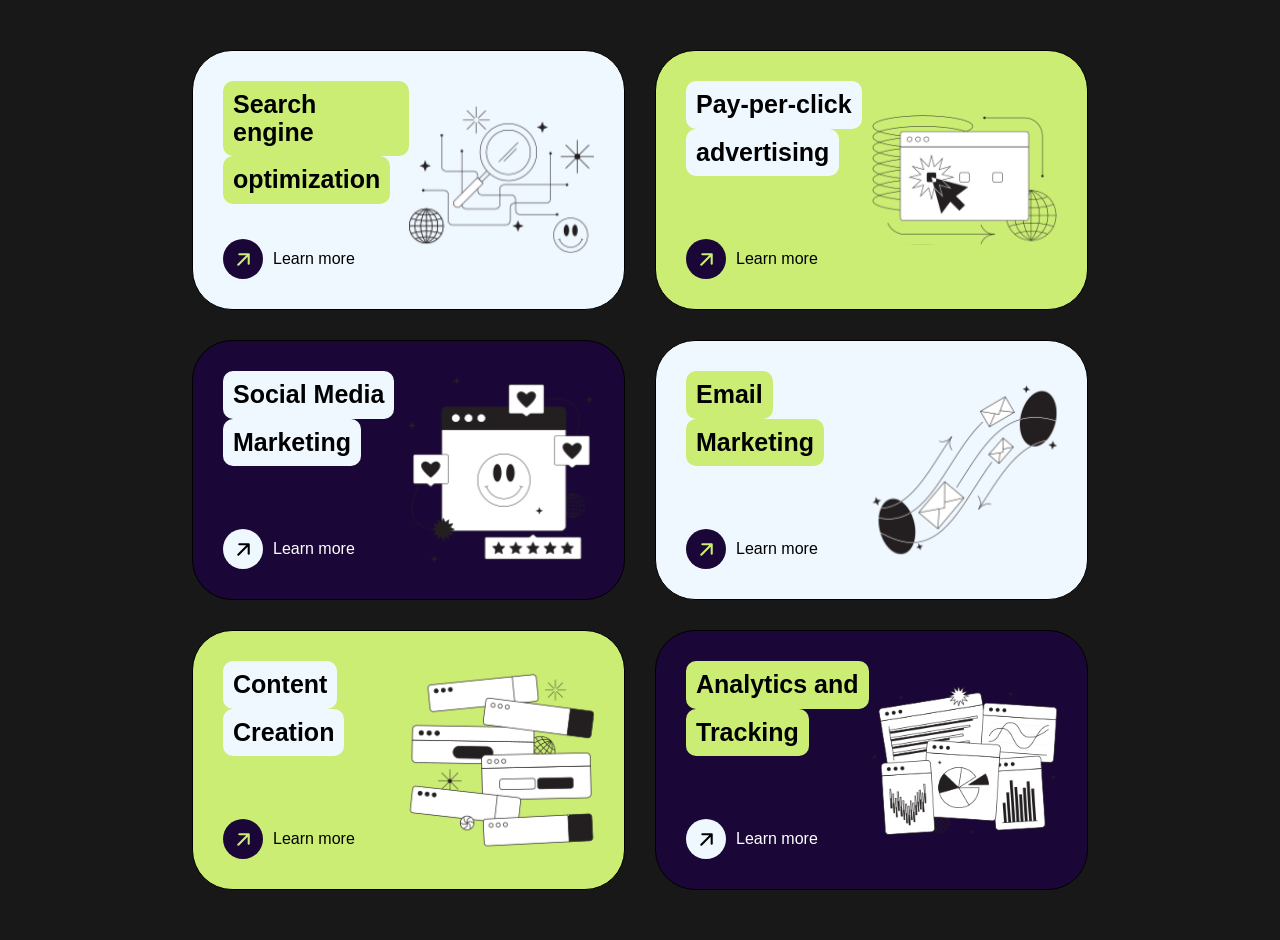
<file: task1.2/index.html>
<!DOCTYPE html>
<html lang="en">
<head>
    <meta charset="UTF-8">
    <meta name="viewport" content="width=device-width, initial-scale=1.0">
    <title>Task1.2</title>
    <link rel="stylesheet" href="./style.css">
</head>
<body>
    <main class="services">
        <article class="service_block background_white">
            <section class="content">
                <h2 class="title">
                    <span class="background_salat">Search engine</span>
                    <span class="background_salat">optimization</span>
                </h2>
                <div class="bottom">

                    <span class="arrow_circle background_black">
                        <img class="arrow" src="images/arrow-up-right-green.svg" alt="arrow">
                    </span>
                    <a href="###">Learn more</a>
                </div>
            </section>
            <img class="service_image" src="images/img_1.svg" alt="SEO">
        </article>
        <article class="service_block background_salat">
            <section class="content">
                <h2 class="title">
                    <span class="background_white">Pay-per-click</span>
                    <span class="background_white">advertising</span>
                </h2>
                <div class="bottom">
                    <span class="arrow_circle background_black">
                        <img class="arrow" src="images/arrow-up-right-green.svg" alt="arrow">
                    </span>
                    <a href="###">Learn more</a>
                </div>
            </section>
            <img class="service_image" src="images/img_3.svg" alt="pay-per-click">
        </article>
        <article class="service_block background_black">
            <section class="content">
                <h2 class="title">
                    <span class="background_white">Social Media</span>
                    <span class="background_white">Marketing</span>
                </h2>
                <div class="bottom">
                    <span class="arrow_circle background_white">
                        <img class="arrow" src="images/arrow-up-right-black.svg" alt="arrow">
                    </span>
                    <a class="primary" href="###">Learn more</a>
                </div>
            </section>
            <img class="service_image" src="images/img_2.svg" alt="media">
        </article>
        <article class="service_block background_white">
            <section class="content">
                <h2 class="title">
                    <span class="background_salat">Email</span>
                    <span class="background_salat">Marketing</span>
                </h2>
                <div  class="bottom">
                    <span class="arrow_circle background_black">
                        <img class="arrow" src="images/arrow-up-right-green.svg" alt="arrow">
                    </span>
                    <a href="###">Learn more</a>
                </div>
            </section>
            <img class="service_image" src="images/img_4.svg" alt="email">
        </article>
        <article class="service_block background_salat">
            <section class="content">
                <h2 class="title">
                    <span class="background_white">Content</span>
                    <span class="background_white">Creation</span>
                </h2>
                <div class="bottom">
                    <span class="arrow_circle background_black">
                        <img class="arrow" src="images/arrow-up-right-green.svg" alt="arrow">
                    </span>
                    <a href="###">Learn more</a>
                </div>
            </section>
            <img class="service_image" src="images/img_5.svg" alt="content">
        </article>
        <article class="service_block background_black">
            <section class="content">
                <h2 class="title">
                    <span class="background_salat">Analytics and</span>
                    <span class="background_salat">Tracking</span>
                </h2>
                <div class="bottom">
                    <span class="arrow_circle background_white">
                        <img class="arrow" src="images/arrow-up-right-black.svg" alt="arrow">
                    </span>
                    <a class="primary" href="###">Learn more</a>
                </div>
            </section>
            <img class="service_image" src="images/img_6.svg" alt="analytics">
        </article>
    </main>
</body>
</html>
</file>
<file: periodic_table/style.css>
* {
    box-sizing: border-box;
}
.col-h                      {background-color: rgba(6, 243, 211, 0.662);}
.col-alkali-metal           { background-color: #d5ce0ab2; } /* Лужні метали*/
.col-alkaline-earth-metal    { background-color: #f2e71296; } /* Лужноземельні метали*/
.col-transition-metal       { background-color: rgba(255, 160, 122, 0.405); } /* Перехідні метали */
.col-post-transition-metal   {background-color: rgba(135, 198, 198, 0.733);}/* Post-transition metals — метали після переходу */
.col-metalloid              { background-color: #58ddc0; } /* Напівметали */
.col-noble-gas              { background-color: #cf87b79d; } /* Благородні гази */
.col-unknown                 { background-color: #e0e0e0; }
.col-non-metal               {background-color: #55e66ba7;}

.lanthanide {
  background-color: rgba(255, 182, 193, 0.895);
}

.actinide {
  background-color: rgba(201, 110, 35, 0.563);
}

.gas {
  color: brown;
}

.liquid {
  color: blue;
}

.anonym {
  color: rgb(85, 82, 88);

}

.solid {
  color: black;
}

h1{
    text-align: center;
    margin: 20px 0;
}

h1 a {
    color: inherit;
    text-decoration: none;
}

h1 a:hover {
    color: rgb(109, 5, 207);
}


table {
    border-collapse: collapse;
}

.periodic {
    margin: 20px auto;
}

.periodic > tr > td {
    width: 80px;
    height: 82px;
    padding: 0;
}

.element {
    width: 100%;
    height: 100%;
    border: 1px solid transparent;
}

.element td {
    padding: 2px;
}

.element:hover{
    border-color: blueviolet;
    cursor: pointer;
}

.number {
    font-size: 12px;
}

.symbol {
    font-size: 25px;
    font-weight: bold;
}

.symbol-small{
    font-size: 15px;
    font-weight: 400;
    color: black;
}

.name {
    font-size: 11px;
}

.mass {
    font-size: 10px;
}

.electrons {
    width: 15px;
    text-align: center;
    font-size: 10px;
}

.empty {
    border: none;
}


.container {
  width: max-content;
  margin: 0 auto;
}

.legend {
  display: flex; /* Дозволяє елементам переходити на новий рядок при зменшенні ширини екрана */
  justify-content: center;
  flex-wrap: wrap; /* Відстань між кольоровими блоками */
  gap: 8px; /* Відступ зверху і знизу */
  margin: 20px 0;
} /* Кожен пункт легенди */

.legend span {
  display: inline-block; /* Відступ всередині кольорового блоку */
  padding: 8px 12px; /* Текст не переноситься всередині одного блоку */
  white-space: nowrap;
  font-size: 14px;
}

.status{
  margin: 0 30px;
}

.state {
  width: 50;
  height: 50;
  display: inline-flex;
  justify-content: center;
  align-items: center;
  font-weight: bold;
  border: 1px solid black;
  box-sizing: border-box;
}

.transparent{
  border: transparent;
}

.additional-elements {
  width: max-content;
  margin: 0px auto;
}

.element-row {
  display: flex;
  flex-wrap: nowrap;
  margin-bottom: 1px;
}

/* назва Лантаноїди / Актиноїди */
.series-name {
  width: 90px;
  height: 82px;
}

/* сама клітинка */
.element-row > .element {
  width: 80px;
  height: 82px;
  min-width: 80px;
  flex-shrink: 0;
  border: 1px solid white;
  padding: 2px;
  position: relative;
}

/* номер */
.element-row > .element .number {
  font-size: 12px;
}

/* символ */
.element-row > .element .symbol {
  font-size: 25px;
  font-weight: bold;
}

/* назва */
.element-row > .element .name {
  font-size: 11px;
}

/* маса */
.element-row > .element .mass {
  font-size: 10px;
}

/* електрони */
.element-row > .element .electrons {
  position: absolute;
  right: 2px;
  top: 2px;

  width: 15px;

  text-align: center;
  font-size: 10px;
  line-height: 1.1;
}
</file>
<file: task1.2/style.css>
* {
    box-sizing: border-box;
}
.background_white {
    background-color: aliceblue;
}
.background_salat{
    background-color: #cbed74;
}
.background_black{
    background-color: rgb(26, 7, 55);
}

body {
    width: 100%;
    margin: 0;
    font-family: Arial, sans-serif;
    background-color: rgb(24, 24, 24);
}

.services {
    width: 70%;
    display: grid;
    grid-template-columns: repeat(2, 1fr);
    margin: 50px auto;
    gap: 30px;
}

.service_block {
    display: grid;
    grid-template-columns: 1fr 1fr;

    height: 260px;
    padding: 30px;

    border-radius: 40px;
    border: 1px solid black;

    overflow: hidden;
}

.content {
    display: flex;
    flex-direction: column;
    justify-content: space-between;

    min-width: 0;
    min-height: 0;
}

.title {
    margin: 0;
    font-size: 25px;
    line-height: 1.1;
}

.title span {
    display: table;
    padding: 10px 10px;
    border-radius: 10px;
}



.bottom {
    display: flex;
    align-items: center;
    gap: 10px;
}


.arrow_circle {
    width: 40px;
    height: 40px;
    border-radius: 50%;
    display: flex;
    align-items: center;
    justify-content: center;
}

.arrow {
    width: 25px;
    height: 25px;
}

.bottom a {
    color: black;
    text-decoration: none;
}

.bottom a.primary {
    color: white;
    text-decoration: none;
}

.bottom a:hover {
    text-decoration: underline;
}

.service_image {
    width: 100%;
    height: 100%;
    object-fit: contain;

    min-width: 0;
    min-height: 0;
}
</file>
